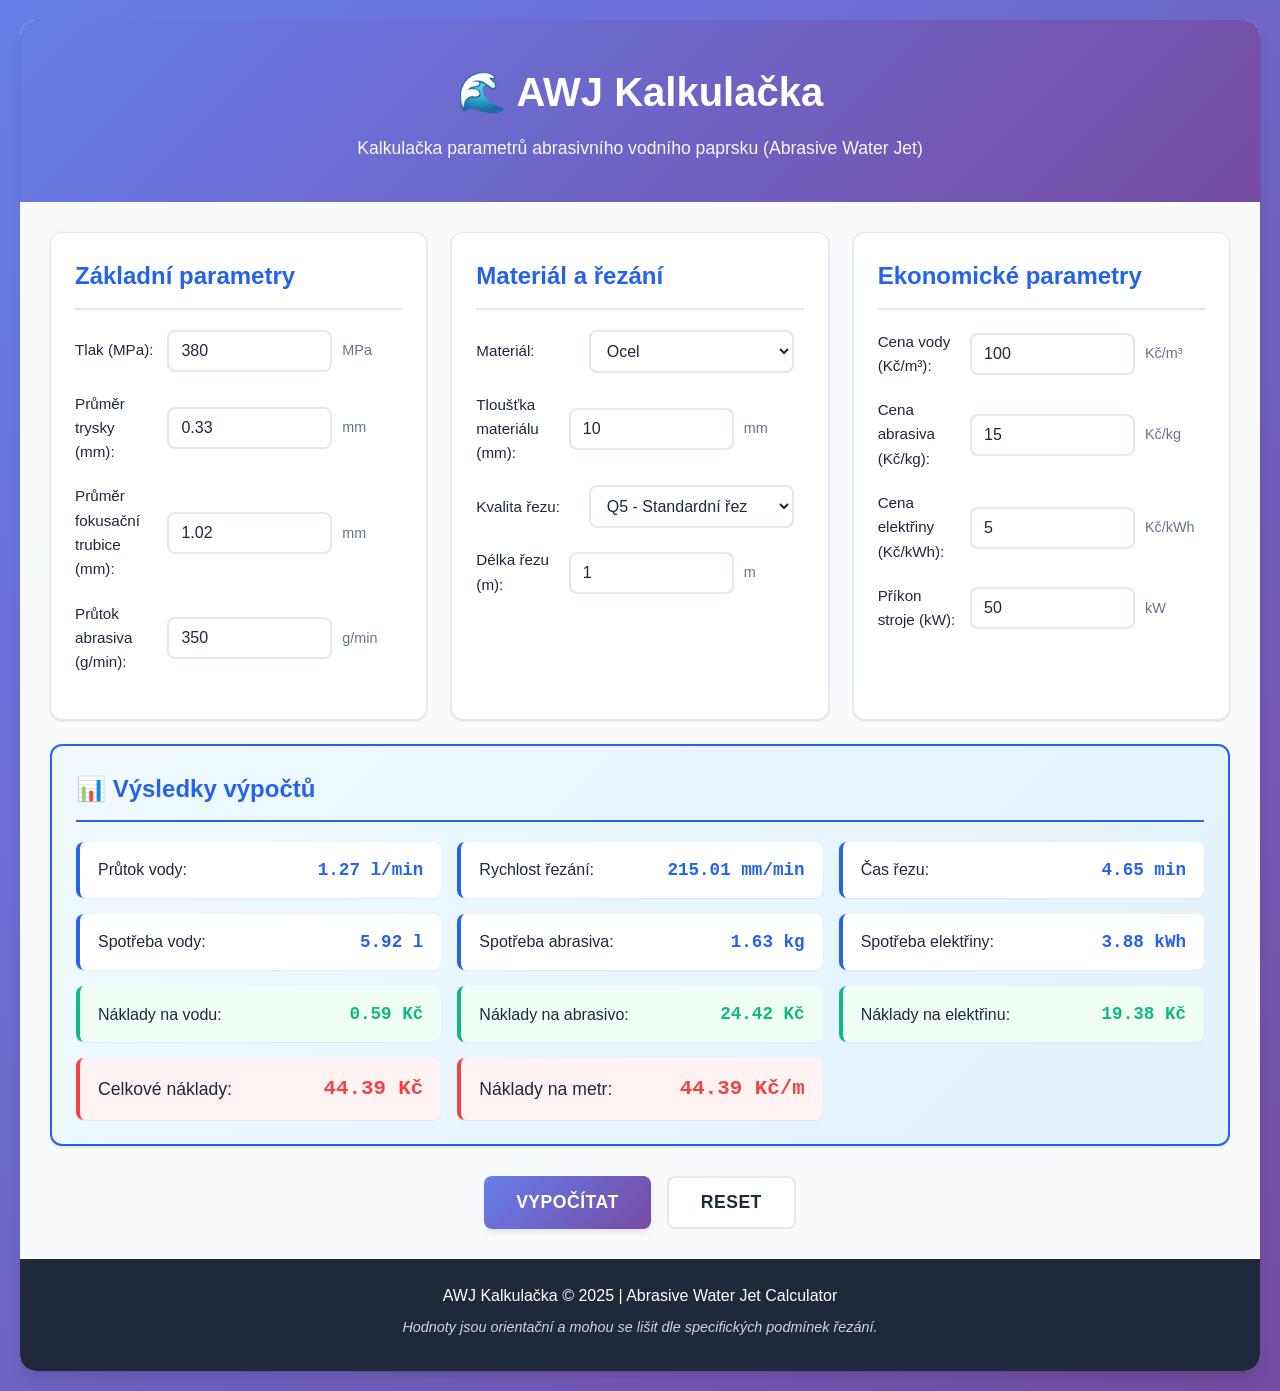
<file: index.html>
<!DOCTYPE html>
<html lang="cs">
<head>
    <meta charset="UTF-8">
    <meta name="viewport" content="width=device-width, initial-scale=1.0">
    <title>AWJ Kalkulačka - Výpočet parametrů vodního paprsku</title>
    <link rel="stylesheet" href="styles.css">
</head>
<body>
    <div class="container">
        <header>
            <h1>🌊 AWJ Kalkulačka</h1>
            <p class="subtitle">Kalkulačka parametrů abrasivního vodního paprsku (Abrasive Water Jet)</p>
        </header>

        <main>
            <div class="calculator-grid">
                <!-- Sekce 1: Základní parametry -->
                <section class="card">
                    <h2>Základní parametry</h2>
                    <div class="input-group">
                        <label for="pressure">Tlak (MPa):</label>
                        <input type="number" id="pressure" value="380" min="100" max="620" step="10">
                        <span class="unit">MPa</span>
                    </div>
                    <div class="input-group">
                        <label for="orifice">Průměr trysky (mm):</label>
                        <input type="number" id="orifice" value="0.33" min="0.1" max="0.5" step="0.01">
                        <span class="unit">mm</span>
                    </div>
                    <div class="input-group">
                        <label for="focusTube">Průměr fokusační trubice (mm):</label>
                        <input type="number" id="focusTube" value="1.02" min="0.5" max="2.0" step="0.01">
                        <span class="unit">mm</span>
                    </div>
                    <div class="input-group">
                        <label for="abrasiveFlow">Průtok abrasiva (g/min):</label>
                        <input type="number" id="abrasiveFlow" value="350" min="0" max="800" step="10">
                        <span class="unit">g/min</span>
                    </div>
                </section>

                <!-- Sekce 2: Materiál a řezání -->
                <section class="card">
                    <h2>Materiál a řezání</h2>
                    <div class="input-group">
                        <label for="material">Materiál:</label>
                        <select id="material">
                            <option value="1.0">Ocel</option>
                            <option value="1.2">Nerezová ocel</option>
                            <option value="0.6">Hliník</option>
                            <option value="1.5">Titan</option>
                            <option value="0.8">Sklo</option>
                            <option value="1.3">Kámen</option>
                            <option value="1.4">Keramika</option>
                        </select>
                    </div>
                    <div class="input-group">
                        <label for="thickness">Tloušťka materiálu (mm):</label>
                        <input type="number" id="thickness" value="10" min="0.5" max="200" step="0.5">
                        <span class="unit">mm</span>
                    </div>
                    <div class="input-group">
                        <label for="quality">Kvalita řezu:</label>
                        <select id="quality">
                            <option value="4.0">Q1 - Separační řez</option>
                            <option value="2.5">Q3 - Hrubý řez</option>
                            <option value="1.0" selected>Q5 - Standardní řez</option>
                            <option value="0.4">Q7 - Přesný řez</option>
                        </select>
                    </div>
                    <div class="input-group">
                        <label for="cutLength">Délka řezu (m):</label>
                        <input type="number" id="cutLength" value="1" min="0.01" max="1000" step="0.1">
                        <span class="unit">m</span>
                    </div>
                </section>

                <!-- Sekce 3: Ekonomické parametry -->
                <section class="card">
                    <h2>Ekonomické parametry</h2>
                    <div class="input-group">
                        <label for="waterCost">Cena vody (Kč/m³):</label>
                        <input type="number" id="waterCost" value="100" min="0" max="500" step="1">
                        <span class="unit">Kč/m³</span>
                    </div>
                    <div class="input-group">
                        <label for="abrasiveCost">Cena abrasiva (Kč/kg):</label>
                        <input type="number" id="abrasiveCost" value="15" min="0" max="100" step="0.5">
                        <span class="unit">Kč/kg</span>
                    </div>
                    <div class="input-group">
                        <label for="electricityCost">Cena elektřiny (Kč/kWh):</label>
                        <input type="number" id="electricityCost" value="5" min="0" max="20" step="0.1">
                        <span class="unit">Kč/kWh</span>
                    </div>
                    <div class="input-group">
                        <label for="machinePower">Příkon stroje (kW):</label>
                        <input type="number" id="machinePower" value="50" min="10" max="200" step="5">
                        <span class="unit">kW</span>
                    </div>
                </section>

                <!-- Sekce 4: Výsledky -->
                <section class="card results">
                    <h2>📊 Výsledky výpočtů</h2>
                    <div class="result-grid">
                        <div class="result-item">
                            <span class="result-label">Průtok vody:</span>
                            <span class="result-value" id="waterFlow">-</span>
                        </div>
                        <div class="result-item">
                            <span class="result-label">Rychlost řezání:</span>
                            <span class="result-value" id="cuttingSpeed">-</span>
                        </div>
                        <div class="result-item">
                            <span class="result-label">Čas řezu:</span>
                            <span class="result-value" id="cuttingTime">-</span>
                        </div>
                        <div class="result-item">
                            <span class="result-label">Spotřeba vody:</span>
                            <span class="result-value" id="waterConsumption">-</span>
                        </div>
                        <div class="result-item">
                            <span class="result-label">Spotřeba abrasiva:</span>
                            <span class="result-value" id="abrasiveConsumption">-</span>
                        </div>
                        <div class="result-item">
                            <span class="result-label">Spotřeba elektřiny:</span>
                            <span class="result-value" id="electricityConsumption">-</span>
                        </div>
                        <div class="result-item highlight">
                            <span class="result-label">Náklady na vodu:</span>
                            <span class="result-value" id="waterCostResult">-</span>
                        </div>
                        <div class="result-item highlight">
                            <span class="result-label">Náklady na abrasivo:</span>
                            <span class="result-value" id="abrasiveCostResult">-</span>
                        </div>
                        <div class="result-item highlight">
                            <span class="result-label">Náklady na elektřinu:</span>
                            <span class="result-value" id="electricityCostResult">-</span>
                        </div>
                        <div class="result-item total">
                            <span class="result-label">Celkové náklady:</span>
                            <span class="result-value" id="totalCost">-</span>
                        </div>
                        <div class="result-item total">
                            <span class="result-label">Náklady na metr:</span>
                            <span class="result-value" id="costPerMeter">-</span>
                        </div>
                    </div>
                </section>
            </div>

            <div class="button-container">
                <button id="calculateBtn" class="btn-primary">Vypočítat</button>
                <button id="resetBtn" class="btn-secondary">Reset</button>
            </div>
        </main>

        <footer>
            <p>AWJ Kalkulačka © 2025 | Abrasive Water Jet Calculator</p>
            <p class="info">Hodnoty jsou orientační a mohou se lišit dle specifických podmínek řezání.</p>
        </footer>
    </div>

    <script src="script.js"></script>
</body>
</html>
</file>
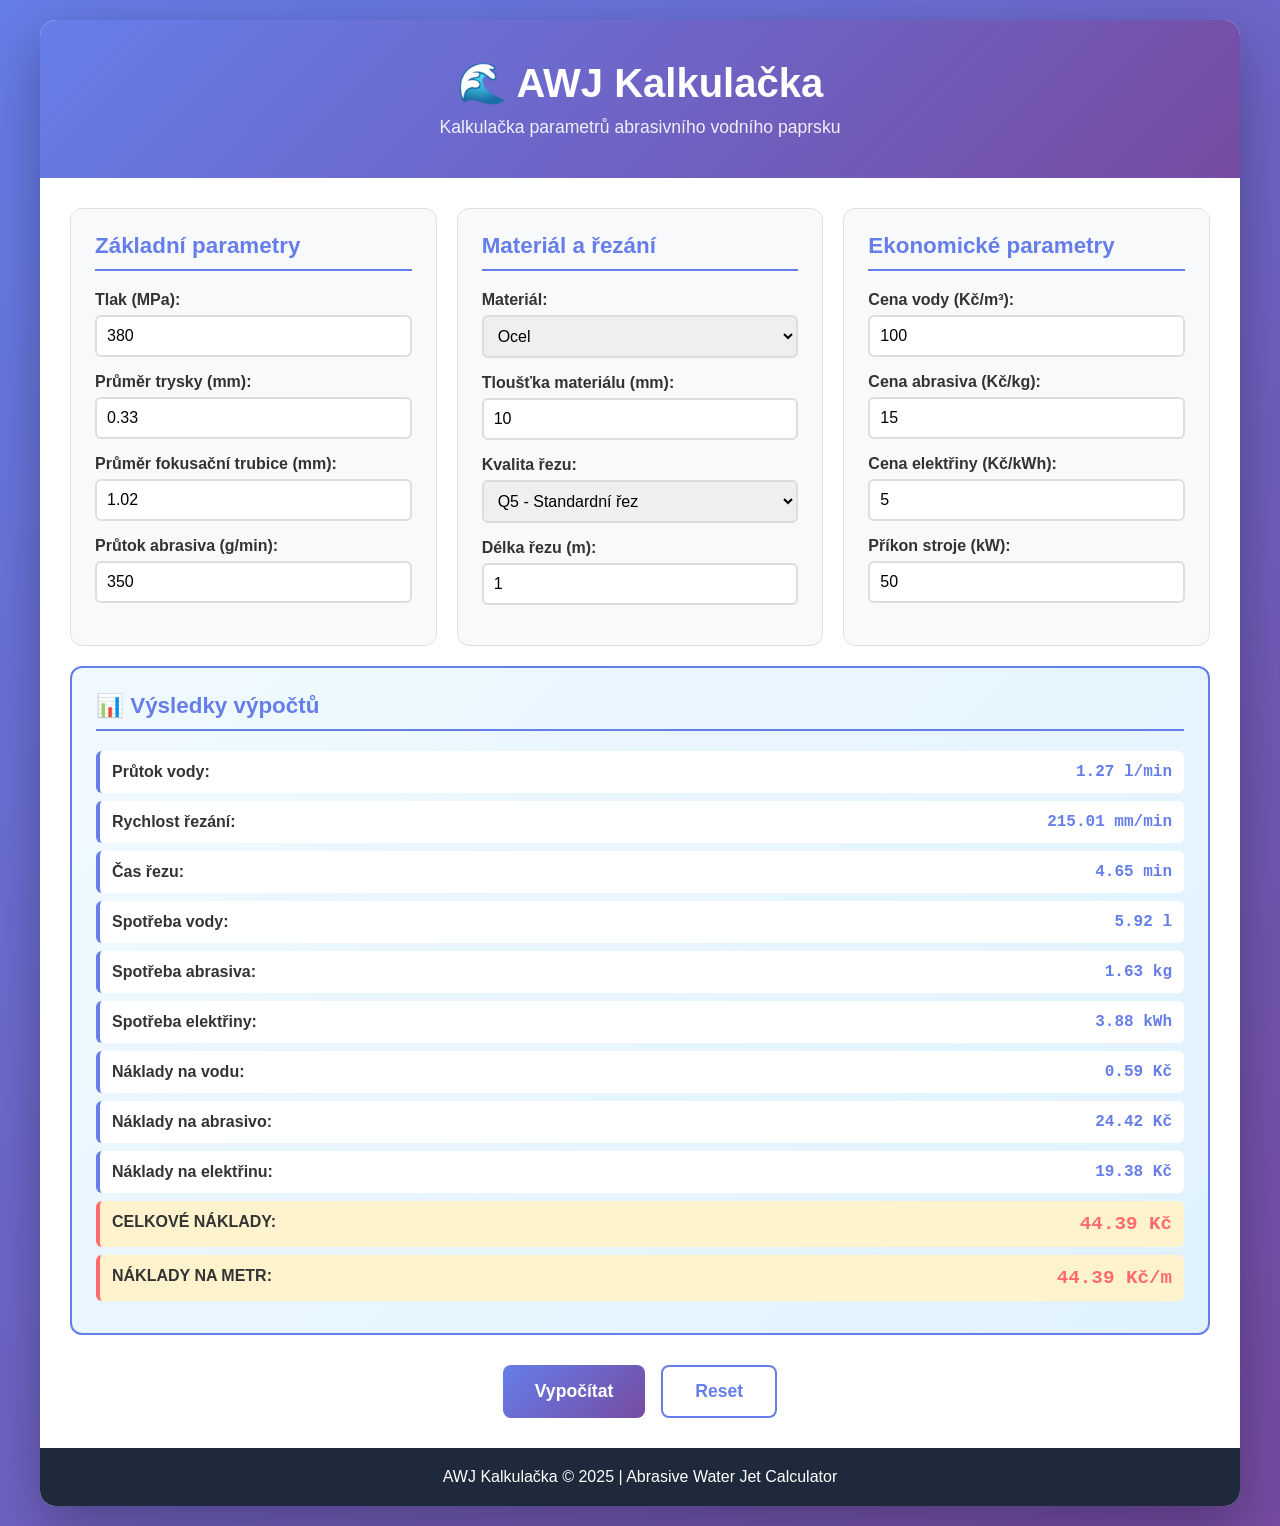
<file: awj-complete.html>
<!DOCTYPE html>
<html lang="cs">
<head>
    <meta charset="UTF-8">
    <meta name="viewport" content="width=device-width, initial-scale=1.0">
    <title>AWJ Kalkulačka - Kompletní verze</title>
    <style>
        * {
            margin: 0;
            padding: 0;
            box-sizing: border-box;
        }

        body {
            font-family: -apple-system, BlinkMacSystemFont, 'Segoe UI', Arial, sans-serif;
            background: linear-gradient(135deg, #667eea 0%, #764ba2 100%);
            min-height: 100vh;
            padding: 20px;
        }

        .container {
            max-width: 1200px;
            margin: 0 auto;
            background: white;
            border-radius: 16px;
            overflow: hidden;
            box-shadow: 0 20px 60px rgba(0, 0, 0, 0.3);
        }

        header {
            background: linear-gradient(135deg, #667eea 0%, #764ba2 100%);
            color: white;
            padding: 40px;
            text-align: center;
        }

        header h1 {
            font-size: 2.5rem;
            margin-bottom: 10px;
        }

        .subtitle {
            font-size: 1.1rem;
            opacity: 0.9;
        }

        main {
            padding: 30px;
        }

        .grid {
            display: grid;
            grid-template-columns: repeat(auto-fit, minmax(300px, 1fr));
            gap: 20px;
            margin-bottom: 30px;
        }

        .card {
            background: #f8f9fa;
            border-radius: 12px;
            padding: 24px;
            border: 1px solid #e0e0e0;
        }

        .card h2 {
            color: #667eea;
            font-size: 1.4rem;
            margin-bottom: 20px;
            padding-bottom: 10px;
            border-bottom: 2px solid #667eea;
        }

        .input-group {
            margin-bottom: 16px;
        }

        .input-group label {
            display: block;
            margin-bottom: 6px;
            font-weight: 600;
            color: #333;
        }

        .input-group input,
        .input-group select {
            width: 100%;
            padding: 10px;
            border: 2px solid #ddd;
            border-radius: 6px;
            font-size: 1rem;
            transition: border-color 0.2s;
        }

        .input-group input:focus,
        .input-group select:focus {
            outline: none;
            border-color: #667eea;
        }

        .results {
            grid-column: 1 / -1;
            background: linear-gradient(135deg, #f0f9ff 0%, #e0f2fe 100%);
            border: 2px solid #667eea;
        }

        .result-item {
            display: flex;
            justify-content: space-between;
            padding: 12px;
            margin-bottom: 8px;
            background: white;
            border-radius: 6px;
            border-left: 4px solid #667eea;
        }

        .result-label {
            font-weight: 600;
            color: #333;
        }

        .result-value {
            font-weight: 700;
            color: #667eea;
            font-family: 'Courier New', monospace;
        }

        .result-item.total {
            background: #fff3cd;
            border-left-color: #ff6b6b;
        }

        .result-item.total .result-value {
            color: #ff6b6b;
            font-size: 1.2rem;
        }

        .buttons {
            display: flex;
            gap: 16px;
            justify-content: center;
            margin-top: 30px;
        }

        button {
            padding: 14px 32px;
            font-size: 1.1rem;
            font-weight: 600;
            border: none;
            border-radius: 8px;
            cursor: pointer;
            transition: all 0.2s;
        }

        .btn-primary {
            background: linear-gradient(135deg, #667eea 0%, #764ba2 100%);
            color: white;
        }

        .btn-primary:hover {
            transform: translateY(-2px);
            box-shadow: 0 6px 20px rgba(102, 126, 234, 0.4);
        }

        .btn-secondary {
            background: white;
            color: #667eea;
            border: 2px solid #667eea;
        }

        .btn-secondary:hover {
            background: #f8f9fa;
        }

        footer {
            background: #1e293b;
            color: white;
            padding: 20px;
            text-align: center;
        }

        @media (max-width: 768px) {
            .grid {
                grid-template-columns: 1fr;
            }

            header h1 {
                font-size: 2rem;
            }
        }
    </style>
</head>
<body>
    <div class="container">
        <header>
            <h1>🌊 AWJ Kalkulačka</h1>
            <p class="subtitle">Kalkulačka parametrů abrasivního vodního paprsku</p>
        </header>

        <main>
            <div class="grid">
                <!-- Základní parametry -->
                <div class="card">
                    <h2>Základní parametry</h2>
                    <div class="input-group">
                        <label>Tlak (MPa):</label>
                        <input type="number" id="pressure" value="380" min="100" max="620">
                    </div>
                    <div class="input-group">
                        <label>Průměr trysky (mm):</label>
                        <input type="number" id="orifice" value="0.33" min="0.1" max="0.5" step="0.01">
                    </div>
                    <div class="input-group">
                        <label>Průměr fokusační trubice (mm):</label>
                        <input type="number" id="focusTube" value="1.02" min="0.5" max="2.0" step="0.01">
                    </div>
                    <div class="input-group">
                        <label>Průtok abrasiva (g/min):</label>
                        <input type="number" id="abrasiveFlow" value="350" min="0" max="800">
                    </div>
                </div>

                <!-- Materiál a řezání -->
                <div class="card">
                    <h2>Materiál a řezání</h2>
                    <div class="input-group">
                        <label>Materiál:</label>
                        <select id="material">
                            <option value="1.0">Ocel</option>
                            <option value="1.2">Nerezová ocel</option>
                            <option value="0.6">Hliník</option>
                            <option value="1.5">Titan</option>
                            <option value="0.8">Sklo</option>
                            <option value="1.3">Kámen</option>
                            <option value="1.4">Keramika</option>
                        </select>
                    </div>
                    <div class="input-group">
                        <label>Tloušťka materiálu (mm):</label>
                        <input type="number" id="thickness" value="10" min="0.5" max="200">
                    </div>
                    <div class="input-group">
                        <label>Kvalita řezu:</label>
                        <select id="quality">
                            <option value="4.0">Q1 - Separační řez</option>
                            <option value="2.5">Q3 - Hrubý řez</option>
                            <option value="1.0" selected>Q5 - Standardní řez</option>
                            <option value="0.4">Q7 - Přesný řez</option>
                        </select>
                    </div>
                    <div class="input-group">
                        <label>Délka řezu (m):</label>
                        <input type="number" id="cutLength" value="1" min="0.01" max="1000" step="0.1">
                    </div>
                </div>

                <!-- Ekonomické parametry -->
                <div class="card">
                    <h2>Ekonomické parametry</h2>
                    <div class="input-group">
                        <label>Cena vody (Kč/m³):</label>
                        <input type="number" id="waterCost" value="100" min="0" max="500">
                    </div>
                    <div class="input-group">
                        <label>Cena abrasiva (Kč/kg):</label>
                        <input type="number" id="abrasiveCost" value="15" min="0" max="100">
                    </div>
                    <div class="input-group">
                        <label>Cena elektřiny (Kč/kWh):</label>
                        <input type="number" id="electricityCost" value="5" min="0" max="20">
                    </div>
                    <div class="input-group">
                        <label>Příkon stroje (kW):</label>
                        <input type="number" id="machinePower" value="50" min="10" max="200">
                    </div>
                </div>

                <!-- Výsledky -->
                <div class="card results">
                    <h2>📊 Výsledky výpočtů</h2>
                    <div class="result-item">
                        <span class="result-label">Průtok vody:</span>
                        <span class="result-value" id="waterFlow">-</span>
                    </div>
                    <div class="result-item">
                        <span class="result-label">Rychlost řezání:</span>
                        <span class="result-value" id="cuttingSpeed">-</span>
                    </div>
                    <div class="result-item">
                        <span class="result-label">Čas řezu:</span>
                        <span class="result-value" id="cuttingTime">-</span>
                    </div>
                    <div class="result-item">
                        <span class="result-label">Spotřeba vody:</span>
                        <span class="result-value" id="waterConsumption">-</span>
                    </div>
                    <div class="result-item">
                        <span class="result-label">Spotřeba abrasiva:</span>
                        <span class="result-value" id="abrasiveConsumption">-</span>
                    </div>
                    <div class="result-item">
                        <span class="result-label">Spotřeba elektřiny:</span>
                        <span class="result-value" id="electricityConsumption">-</span>
                    </div>
                    <div class="result-item">
                        <span class="result-label">Náklady na vodu:</span>
                        <span class="result-value" id="waterCostResult">-</span>
                    </div>
                    <div class="result-item">
                        <span class="result-label">Náklady na abrasivo:</span>
                        <span class="result-value" id="abrasiveCostResult">-</span>
                    </div>
                    <div class="result-item">
                        <span class="result-label">Náklady na elektřinu:</span>
                        <span class="result-value" id="electricityCostResult">-</span>
                    </div>
                    <div class="result-item total">
                        <span class="result-label">CELKOVÉ NÁKLADY:</span>
                        <span class="result-value" id="totalCost">-</span>
                    </div>
                    <div class="result-item total">
                        <span class="result-label">NÁKLADY NA METR:</span>
                        <span class="result-value" id="costPerMeter">-</span>
                    </div>
                </div>
            </div>

            <div class="buttons">
                <button class="btn-primary" onclick="calculate()">Vypočítat</button>
                <button class="btn-secondary" onclick="reset()">Reset</button>
            </div>
        </main>

        <footer>
            <p>AWJ Kalkulačka © 2025 | Abrasive Water Jet Calculator</p>
        </footer>
    </div>

    <script>
        // Automatický výpočet při načtení
        window.addEventListener('load', calculate);

        // Automatický výpočet při změně vstupů
        document.querySelectorAll('input, select').forEach(element => {
            element.addEventListener('input', calculate);
            element.addEventListener('change', calculate);
        });

        function calculate() {
            try {
                // Získání vstupů
                const pressure = parseFloat(document.getElementById('pressure').value) || 0;
                const orifice = parseFloat(document.getElementById('orifice').value) || 0;
                const focusTube = parseFloat(document.getElementById('focusTube').value) || 0;
                const abrasiveFlow = parseFloat(document.getElementById('abrasiveFlow').value) || 0;
                const materialFactor = parseFloat(document.getElementById('material').value) || 1;
                const thickness = parseFloat(document.getElementById('thickness').value) || 0;
                const qualityFactor = parseFloat(document.getElementById('quality').value) || 1;
                const cutLength = parseFloat(document.getElementById('cutLength').value) || 0;
                const waterCost = parseFloat(document.getElementById('waterCost').value) || 0;
                const abrasiveCost = parseFloat(document.getElementById('abrasiveCost').value) || 0;
                const electricityCost = parseFloat(document.getElementById('electricityCost').value) || 0;
                const machinePower = parseFloat(document.getElementById('machinePower').value) || 0;

                // Výpočet průtoku vody (l/min)
                const waterFlow = 0.6 * Math.pow(orifice, 2) * Math.sqrt(pressure);

                // Výpočet rychlosti řezání (mm/min)
                let baseSpeed = (pressure / 100) * (abrasiveFlow / 100) * qualityFactor;
                baseSpeed = baseSpeed / (Math.pow(thickness, 0.8) * materialFactor);
                baseSpeed = baseSpeed * (focusTube / 1.0);
                const cuttingSpeed = Math.max(baseSpeed * 100, 1);

                // Čas řezu (minuty)
                const cuttingTimeMinutes = (cutLength * 1000) / cuttingSpeed;
                const cuttingTimeHours = cuttingTimeMinutes / 60;

                // Spotřeba
                const waterConsumption = waterFlow * cuttingTimeMinutes;
                const abrasiveConsumption = (abrasiveFlow * cuttingTimeMinutes) / 1000;
                const electricityConsumption = machinePower * cuttingTimeHours;

                // Náklady
                const waterCostTotal = (waterConsumption / 1000) * waterCost;
                const abrasiveCostTotal = abrasiveConsumption * abrasiveCost;
                const electricityCostTotal = electricityConsumption * electricityCost;
                const totalCost = waterCostTotal + abrasiveCostTotal + electricityCostTotal;
                const costPerMeter = cutLength > 0 ? totalCost / cutLength : 0;

                // Zobrazení výsledků
                document.getElementById('waterFlow').textContent = waterFlow.toFixed(2) + ' l/min';
                document.getElementById('cuttingSpeed').textContent = cuttingSpeed.toFixed(2) + ' mm/min';
                document.getElementById('cuttingTime').textContent = formatTime(cuttingTimeMinutes);
                document.getElementById('waterConsumption').textContent = waterConsumption.toFixed(2) + ' l';
                document.getElementById('abrasiveConsumption').textContent = abrasiveConsumption.toFixed(2) + ' kg';
                document.getElementById('electricityConsumption').textContent = electricityConsumption.toFixed(2) + ' kWh';
                document.getElementById('waterCostResult').textContent = waterCostTotal.toFixed(2) + ' Kč';
                document.getElementById('abrasiveCostResult').textContent = abrasiveCostTotal.toFixed(2) + ' Kč';
                document.getElementById('electricityCostResult').textContent = electricityCostTotal.toFixed(2) + ' Kč';
                document.getElementById('totalCost').textContent = totalCost.toFixed(2) + ' Kč';
                document.getElementById('costPerMeter').textContent = costPerMeter.toFixed(2) + ' Kč/m';

                console.log('Výpočet proběhl úspěšně');
            } catch (error) {
                console.error('Chyba při výpočtu:', error);
                alert('Nastala chyba při výpočtu. Zkontrolujte prosím vstupní hodnoty.');
            }
        }

        function formatTime(minutes) {
            if (minutes < 1) {
                return (minutes * 60).toFixed(0) + ' s';
            } else if (minutes < 60) {
                return minutes.toFixed(2) + ' min';
            } else {
                const hours = Math.floor(minutes / 60);
                const mins = Math.floor(minutes % 60);
                return hours + ' h ' + mins + ' min';
            }
        }

        function reset() {
            document.getElementById('pressure').value = 380;
            document.getElementById('orifice').value = 0.33;
            document.getElementById('focusTube').value = 1.02;
            document.getElementById('abrasiveFlow').value = 350;
            document.getElementById('material').value = '1.0';
            document.getElementById('thickness').value = 10;
            document.getElementById('quality').value = '1.0';
            document.getElementById('cutLength').value = 1;
            document.getElementById('waterCost').value = 100;
            document.getElementById('abrasiveCost').value = 15;
            document.getElementById('electricityCost').value = 5;
            document.getElementById('machinePower').value = 50;
            calculate();
        }

        // Klávesové zkratky
        document.addEventListener('keydown', (e) => {
            if ((e.ctrlKey || e.metaKey) && e.key === 'Enter') {
                e.preventDefault();
                calculate();
            }
        });
    </script>
</body>
</html>
</file>
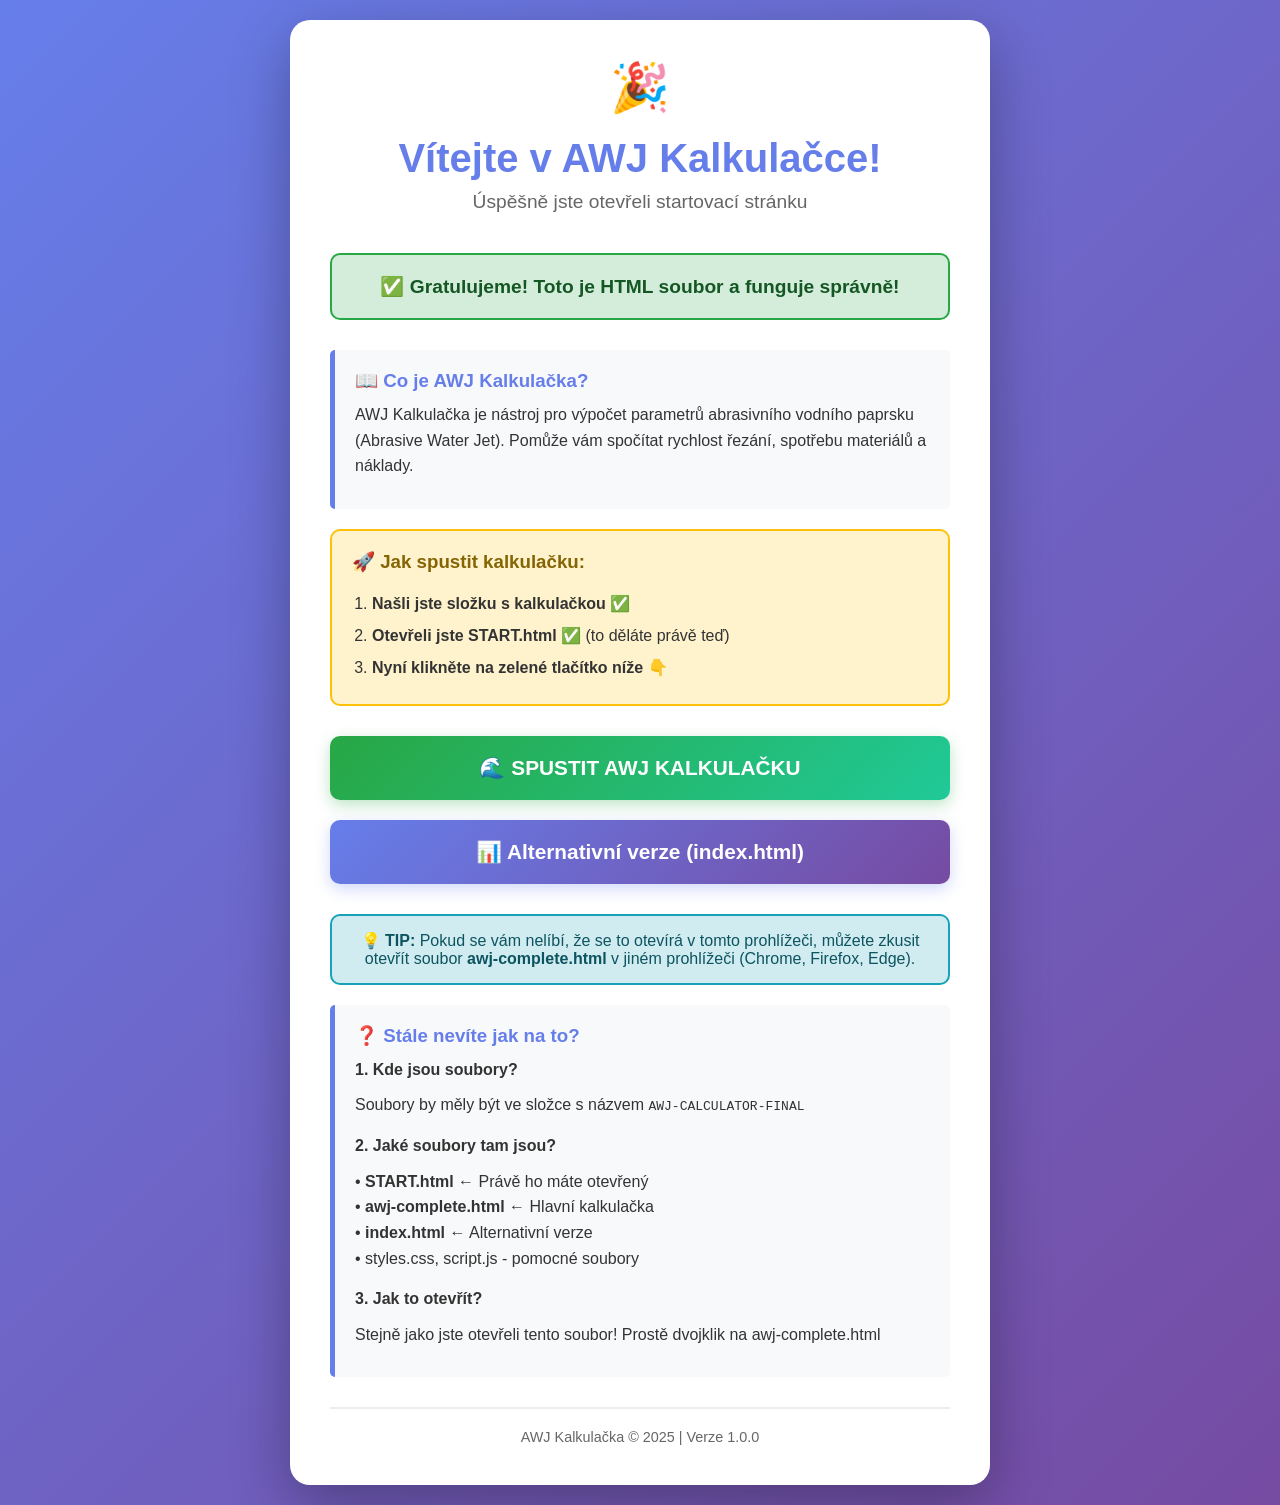
<file: START.html>
<!DOCTYPE html>
<html lang="cs">
<head>
    <meta charset="UTF-8">
    <meta name="viewport" content="width=device-width, initial-scale=1.0">
    <title>🚀 START - AWJ Kalkulačka</title>
    <style>
        * {
            margin: 0;
            padding: 0;
            box-sizing: border-box;
        }

        body {
            font-family: Arial, sans-serif;
            background: linear-gradient(135deg, #667eea 0%, #764ba2 100%);
            min-height: 100vh;
            display: flex;
            justify-content: center;
            align-items: center;
            padding: 20px;
        }

        .container {
            background: white;
            border-radius: 20px;
            padding: 40px;
            max-width: 700px;
            box-shadow: 0 20px 60px rgba(0, 0, 0, 0.3);
            text-align: center;
        }

        h1 {
            color: #667eea;
            font-size: 2.5rem;
            margin-bottom: 10px;
        }

        .subtitle {
            color: #666;
            font-size: 1.2rem;
            margin-bottom: 40px;
        }

        .success {
            background: #d4edda;
            border: 2px solid #28a745;
            color: #155724;
            padding: 20px;
            border-radius: 10px;
            margin-bottom: 30px;
            font-size: 1.2rem;
            font-weight: bold;
        }

        .button-container {
            display: flex;
            flex-direction: column;
            gap: 20px;
            margin: 30px 0;
        }

        .btn {
            padding: 20px 40px;
            font-size: 1.3rem;
            font-weight: bold;
            border: none;
            border-radius: 10px;
            cursor: pointer;
            transition: all 0.3s;
            text-decoration: none;
            display: block;
        }

        .btn-primary {
            background: linear-gradient(135deg, #28a745 0%, #20c997 100%);
            color: white;
            box-shadow: 0 5px 15px rgba(40, 167, 69, 0.3);
        }

        .btn-primary:hover {
            transform: translateY(-3px);
            box-shadow: 0 8px 25px rgba(40, 167, 69, 0.5);
        }

        .btn-secondary {
            background: linear-gradient(135deg, #667eea 0%, #764ba2 100%);
            color: white;
            box-shadow: 0 5px 15px rgba(102, 126, 234, 0.3);
        }

        .btn-secondary:hover {
            transform: translateY(-3px);
            box-shadow: 0 8px 25px rgba(102, 126, 234, 0.5);
        }

        .info-box {
            background: #f8f9fa;
            border-left: 5px solid #667eea;
            padding: 20px;
            margin: 20px 0;
            text-align: left;
            border-radius: 5px;
        }

        .info-box h3 {
            color: #667eea;
            margin-bottom: 10px;
        }

        .info-box p {
            color: #333;
            line-height: 1.6;
            margin-bottom: 10px;
        }

        .emoji {
            font-size: 3rem;
            margin-bottom: 20px;
        }

        .steps {
            background: #fff3cd;
            border: 2px solid #ffc107;
            padding: 20px;
            border-radius: 10px;
            margin: 20px 0;
            text-align: left;
        }

        .steps h3 {
            color: #856404;
            margin-bottom: 15px;
        }

        .steps ol {
            margin-left: 20px;
            line-height: 2;
        }

        .steps li {
            color: #333;
            font-weight: 500;
        }

        .note {
            background: #d1ecf1;
            border: 2px solid #17a2b8;
            color: #0c5460;
            padding: 15px;
            border-radius: 10px;
            margin-top: 20px;
            font-weight: 500;
        }

        @media (max-width: 600px) {
            h1 {
                font-size: 2rem;
            }

            .btn {
                font-size: 1.1rem;
                padding: 15px 30px;
            }
        }
    </style>
</head>
<body>
    <div class="container">
        <div class="emoji">🎉</div>
        <h1>Vítejte v AWJ Kalkulačce!</h1>
        <p class="subtitle">Úspěšně jste otevřeli startovací stránku</p>

        <div class="success">
            ✅ Gratulujeme! Toto je HTML soubor a funguje správně!
        </div>

        <div class="info-box">
            <h3>📖 Co je AWJ Kalkulačka?</h3>
            <p>AWJ Kalkulačka je nástroj pro výpočet parametrů abrasivního vodního paprsku (Abrasive Water Jet). Pomůže vám spočítat rychlost řezání, spotřebu materiálů a náklady.</p>
        </div>

        <div class="steps">
            <h3>🚀 Jak spustit kalkulačku:</h3>
            <ol>
                <li><strong>Našli jste složku s kalkulačkou</strong> ✅</li>
                <li><strong>Otevřeli jste START.html</strong> ✅ (to děláte právě teď)</li>
                <li><strong>Nyní klikněte na zelené tlačítko níže</strong> 👇</li>
            </ol>
        </div>

        <div class="button-container">
            <a href="awj-complete.html" class="btn btn-primary">
                🌊 SPUSTIT AWJ KALKULAČKU
            </a>

            <a href="index.html" class="btn btn-secondary">
                📊 Alternativní verze (index.html)
            </a>
        </div>

        <div class="note">
            <strong>💡 TIP:</strong> Pokud se vám nelíbí, že se to otevírá v tomto prohlížeči, můžete zkusit otevřít soubor <strong>awj-complete.html</strong> v jiném prohlížeči (Chrome, Firefox, Edge).
        </div>

        <div class="info-box">
            <h3>❓ Stále nevíte jak na to?</h3>
            <p><strong>1. Kde jsou soubory?</strong></p>
            <p>Soubory by měly být ve složce s názvem <code>AWJ-CALCULATOR-FINAL</code></p>

            <p style="margin-top: 15px;"><strong>2. Jaké soubory tam jsou?</strong></p>
            <p>
                • <strong>START.html</strong> ← Právě ho máte otevřený<br>
                • <strong>awj-complete.html</strong> ← Hlavní kalkulačka<br>
                • <strong>index.html</strong> ← Alternativní verze<br>
                • styles.css, script.js - pomocné soubory
            </p>

            <p style="margin-top: 15px;"><strong>3. Jak to otevřít?</strong></p>
            <p>Stejně jako jste otevřeli tento soubor! Prostě dvojklik na awj-complete.html</p>
        </div>

        <div style="margin-top: 30px; padding-top: 20px; border-top: 2px solid #eee;">
            <p style="color: #666; font-size: 0.9rem;">
                AWJ Kalkulačka © 2025 | Verze 1.0.0
            </p>
        </div>
    </div>

    <script>
        // Log pro debugging
        console.log('START.html úspěšně načten!');
        console.log('AWJ Kalkulačka je připravena k použití.');
        console.log('Klikněte na zelené tlačítko pro spuštění kalkulačky.');

        // Kontrola existence souborů
        window.addEventListener('load', function() {
            console.log('✅ JavaScript funguje správně!');
        });
    </script>
</body>
</html>
</file>
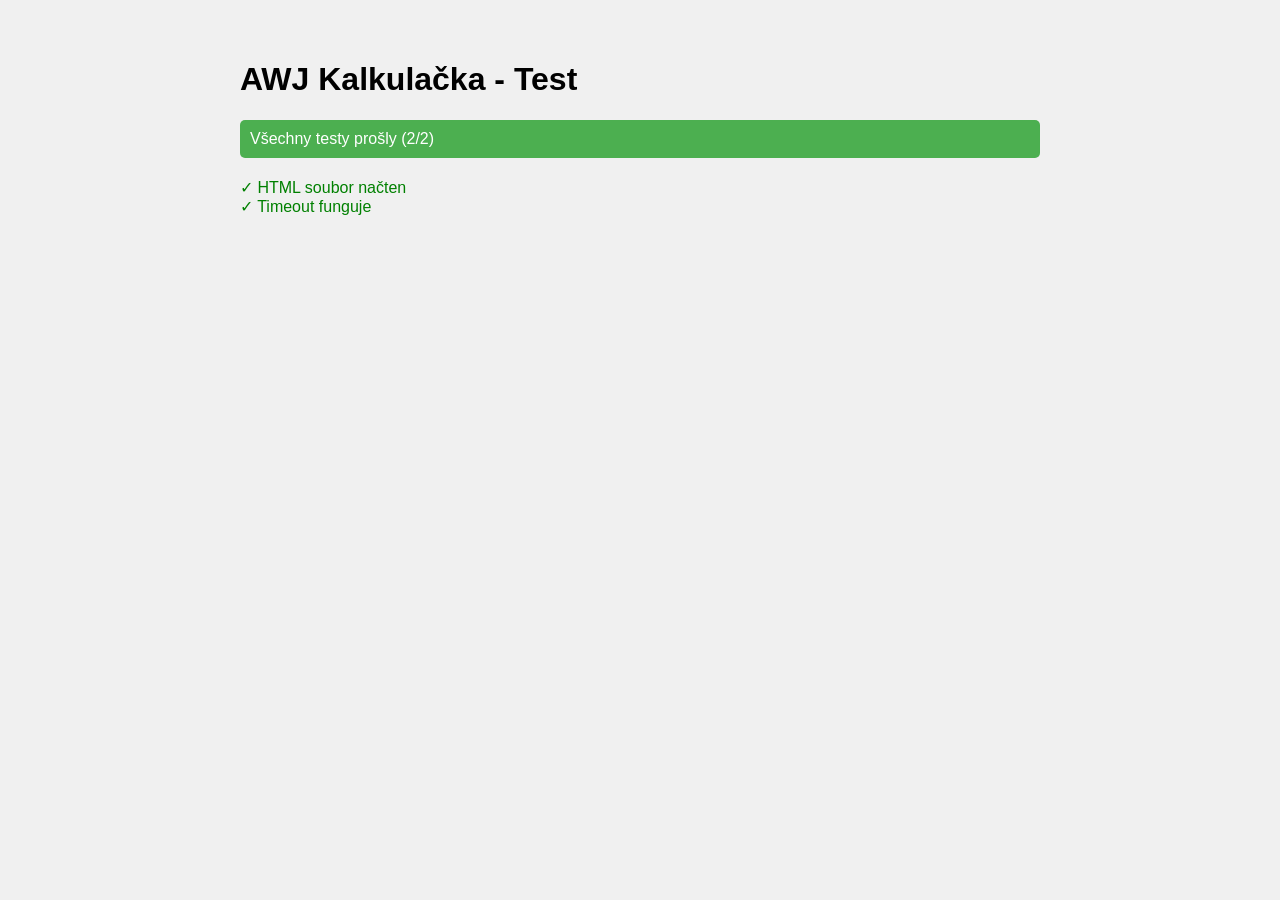
<file: test.html>
<!DOCTYPE html>
<html lang="cs">
<head>
    <meta charset="UTF-8">
    <meta name="viewport" content="width=device-width, initial-scale=1.0">
    <title>AWJ Kalkulačka - Test Verze</title>
    <style>
        body {
            font-family: Arial, sans-serif;
            max-width: 800px;
            margin: 20px auto;
            padding: 20px;
            background: #f0f0f0;
        }
        .status {
            background: #4CAF50;
            color: white;
            padding: 10px;
            margin-bottom: 20px;
            border-radius: 5px;
        }
        .error {
            background: #f44336;
        }
    </style>
</head>
<body>
    <h1>AWJ Kalkulačka - Test</h1>
    <div id="status" class="status">Testování...</div>

    <div id="results"></div>

    <script>
        const results = document.getElementById('results');
        const status = document.getElementById('status');

        let testsPassed = 0;
        let testsFailed = 0;

        function test(name, condition) {
            const div = document.createElement('div');
            if (condition) {
                testsPassed++;
                div.style.color = 'green';
                div.textContent = `✓ ${name}`;
            } else {
                testsFailed++;
                div.style.color = 'red';
                div.textContent = `✗ ${name}`;
            }
            results.appendChild(div);
        }

        // Test 1: Soubory existují
        test('HTML soubor načten', document.querySelector('body') !== null);

        // Test 2: Script by měl být načten
        setTimeout(() => {
            test('Timeout funguje', true);

            // Zobrazit výsledek
            if (testsFailed === 0) {
                status.textContent = `Všechny testy prošly (${testsPassed}/${testsPassed})`;
                status.className = 'status';
            } else {
                status.textContent = `Některé testy selhaly (${testsPassed}/${testsPassed + testsFailed})`;
                status.className = 'status error';
            }
        }, 100);
    </script>
</body>
</html>
</file>
<file: styles.css>
/* Reset a základní styly */
* {
    margin: 0;
    padding: 0;
    box-sizing: border-box;
}

:root {
    --primary-color: #2563eb;
    --primary-dark: #1e40af;
    --secondary-color: #64748b;
    --success-color: #10b981;
    --danger-color: #ef4444;
    --background: #f8fafc;
    --card-background: #ffffff;
    --text-primary: #1e293b;
    --text-secondary: #64748b;
    --border-color: #e2e8f0;
    --shadow: 0 1px 3px 0 rgba(0, 0, 0, 0.1), 0 1px 2px -1px rgba(0, 0, 0, 0.1);
    --shadow-lg: 0 10px 15px -3px rgba(0, 0, 0, 0.1), 0 4px 6px -4px rgba(0, 0, 0, 0.1);
}

body {
    font-family: -apple-system, BlinkMacSystemFont, 'Segoe UI', 'Roboto', 'Oxygen', 'Ubuntu', 'Cantarell', 'Fira Sans', 'Droid Sans', 'Helvetica Neue', sans-serif;
    background: linear-gradient(135deg, #667eea 0%, #764ba2 100%);
    color: var(--text-primary);
    line-height: 1.6;
    min-height: 100vh;
    padding: 20px;
}

.container {
    max-width: 1400px;
    margin: 0 auto;
    background: var(--background);
    border-radius: 16px;
    box-shadow: var(--shadow-lg);
    overflow: hidden;
}

/* Header */
header {
    background: linear-gradient(135deg, #667eea 0%, #764ba2 100%);
    color: white;
    padding: 40px 30px;
    text-align: center;
}

header h1 {
    font-size: 2.5rem;
    margin-bottom: 10px;
    font-weight: 700;
}

.subtitle {
    font-size: 1.1rem;
    opacity: 0.95;
    font-weight: 300;
}

/* Main content */
main {
    padding: 30px;
}

.calculator-grid {
    display: grid;
    grid-template-columns: repeat(auto-fit, minmax(350px, 1fr));
    gap: 24px;
    margin-bottom: 30px;
}

/* Card styly */
.card {
    background: var(--card-background);
    border-radius: 12px;
    padding: 24px;
    box-shadow: var(--shadow);
    border: 1px solid var(--border-color);
    transition: transform 0.2s, box-shadow 0.2s;
}

.card:hover {
    transform: translateY(-2px);
    box-shadow: var(--shadow-lg);
}

.card h2 {
    color: var(--primary-color);
    font-size: 1.5rem;
    margin-bottom: 20px;
    padding-bottom: 12px;
    border-bottom: 2px solid var(--border-color);
}

/* Input groups */
.input-group {
    margin-bottom: 20px;
    display: grid;
    grid-template-columns: 1fr 2fr auto;
    gap: 10px;
    align-items: center;
}

.input-group label {
    color: var(--text-primary);
    font-weight: 500;
    font-size: 0.95rem;
}

.input-group input,
.input-group select {
    padding: 10px 12px;
    border: 2px solid var(--border-color);
    border-radius: 8px;
    font-size: 1rem;
    transition: border-color 0.2s, box-shadow 0.2s;
    background: white;
    color: var(--text-primary);
}

.input-group input:focus,
.input-group select:focus {
    outline: none;
    border-color: var(--primary-color);
    box-shadow: 0 0 0 3px rgba(37, 99, 235, 0.1);
}

.input-group .unit {
    color: var(--text-secondary);
    font-size: 0.9rem;
    font-weight: 500;
    min-width: 60px;
}

/* Results section */
.results {
    grid-column: 1 / -1;
    background: linear-gradient(135deg, #f0f9ff 0%, #e0f2fe 100%);
    border: 2px solid var(--primary-color);
}

.results h2 {
    color: var(--primary-color);
    border-bottom-color: var(--primary-color);
}

.result-grid {
    display: grid;
    grid-template-columns: repeat(auto-fit, minmax(280px, 1fr));
    gap: 16px;
}

.result-item {
    display: flex;
    justify-content: space-between;
    align-items: center;
    padding: 14px 18px;
    background: white;
    border-radius: 8px;
    border-left: 4px solid var(--primary-color);
    box-shadow: 0 1px 2px rgba(0, 0, 0, 0.05);
}

.result-item.highlight {
    border-left-color: var(--success-color);
    background: #f0fdf4;
}

.result-item.total {
    border-left-color: var(--danger-color);
    background: #fef2f2;
    font-weight: 600;
    font-size: 1.1rem;
}

.result-label {
    color: var(--text-primary);
    font-weight: 500;
}

.result-value {
    color: var(--primary-color);
    font-weight: 700;
    font-size: 1.1rem;
    font-family: 'Courier New', monospace;
}

.result-item.highlight .result-value {
    color: var(--success-color);
}

.result-item.total .result-value {
    color: var(--danger-color);
    font-size: 1.3rem;
}

/* Buttons */
.button-container {
    display: flex;
    gap: 16px;
    justify-content: center;
    margin-top: 30px;
}

button {
    padding: 14px 32px;
    font-size: 1.1rem;
    font-weight: 600;
    border: none;
    border-radius: 8px;
    cursor: pointer;
    transition: all 0.2s;
    text-transform: uppercase;
    letter-spacing: 0.5px;
}

.btn-primary {
    background: linear-gradient(135deg, #667eea 0%, #764ba2 100%);
    color: white;
    box-shadow: 0 4px 6px -1px rgba(0, 0, 0, 0.1);
}

.btn-primary:hover {
    transform: translateY(-2px);
    box-shadow: 0 10px 15px -3px rgba(0, 0, 0, 0.2);
}

.btn-primary:active {
    transform: translateY(0);
}

.btn-secondary {
    background: white;
    color: var(--text-primary);
    border: 2px solid var(--border-color);
}

.btn-secondary:hover {
    background: var(--background);
    border-color: var(--primary-color);
    color: var(--primary-color);
}

/* Footer */
footer {
    background: var(--text-primary);
    color: white;
    padding: 24px 30px;
    text-align: center;
}

footer p {
    margin-bottom: 8px;
}

footer .info {
    font-size: 0.9rem;
    opacity: 0.8;
    font-style: italic;
}

/* Responsive design */
@media (max-width: 768px) {
    header h1 {
        font-size: 2rem;
    }

    .subtitle {
        font-size: 1rem;
    }

    .calculator-grid {
        grid-template-columns: 1fr;
    }

    .input-group {
        grid-template-columns: 1fr;
    }

    .input-group .unit {
        text-align: left;
        margin-top: -10px;
        margin-bottom: 10px;
    }

    .button-container {
        flex-direction: column;
    }

    button {
        width: 100%;
    }

    .result-grid {
        grid-template-columns: 1fr;
    }
}

@media (max-width: 480px) {
    body {
        padding: 10px;
    }

    main {
        padding: 20px;
    }

    .card {
        padding: 16px;
    }

    header {
        padding: 30px 20px;
    }
}

/* Animace */
@keyframes fadeIn {
    from {
        opacity: 0;
        transform: translateY(10px);
    }
    to {
        opacity: 1;
        transform: translateY(0);
    }
}

.card {
    animation: fadeIn 0.3s ease-out;
}

.result-item {
    animation: fadeIn 0.5s ease-out;
}

/* Loading state */
button:disabled {
    opacity: 0.6;
    cursor: not-allowed;
}
</file>
